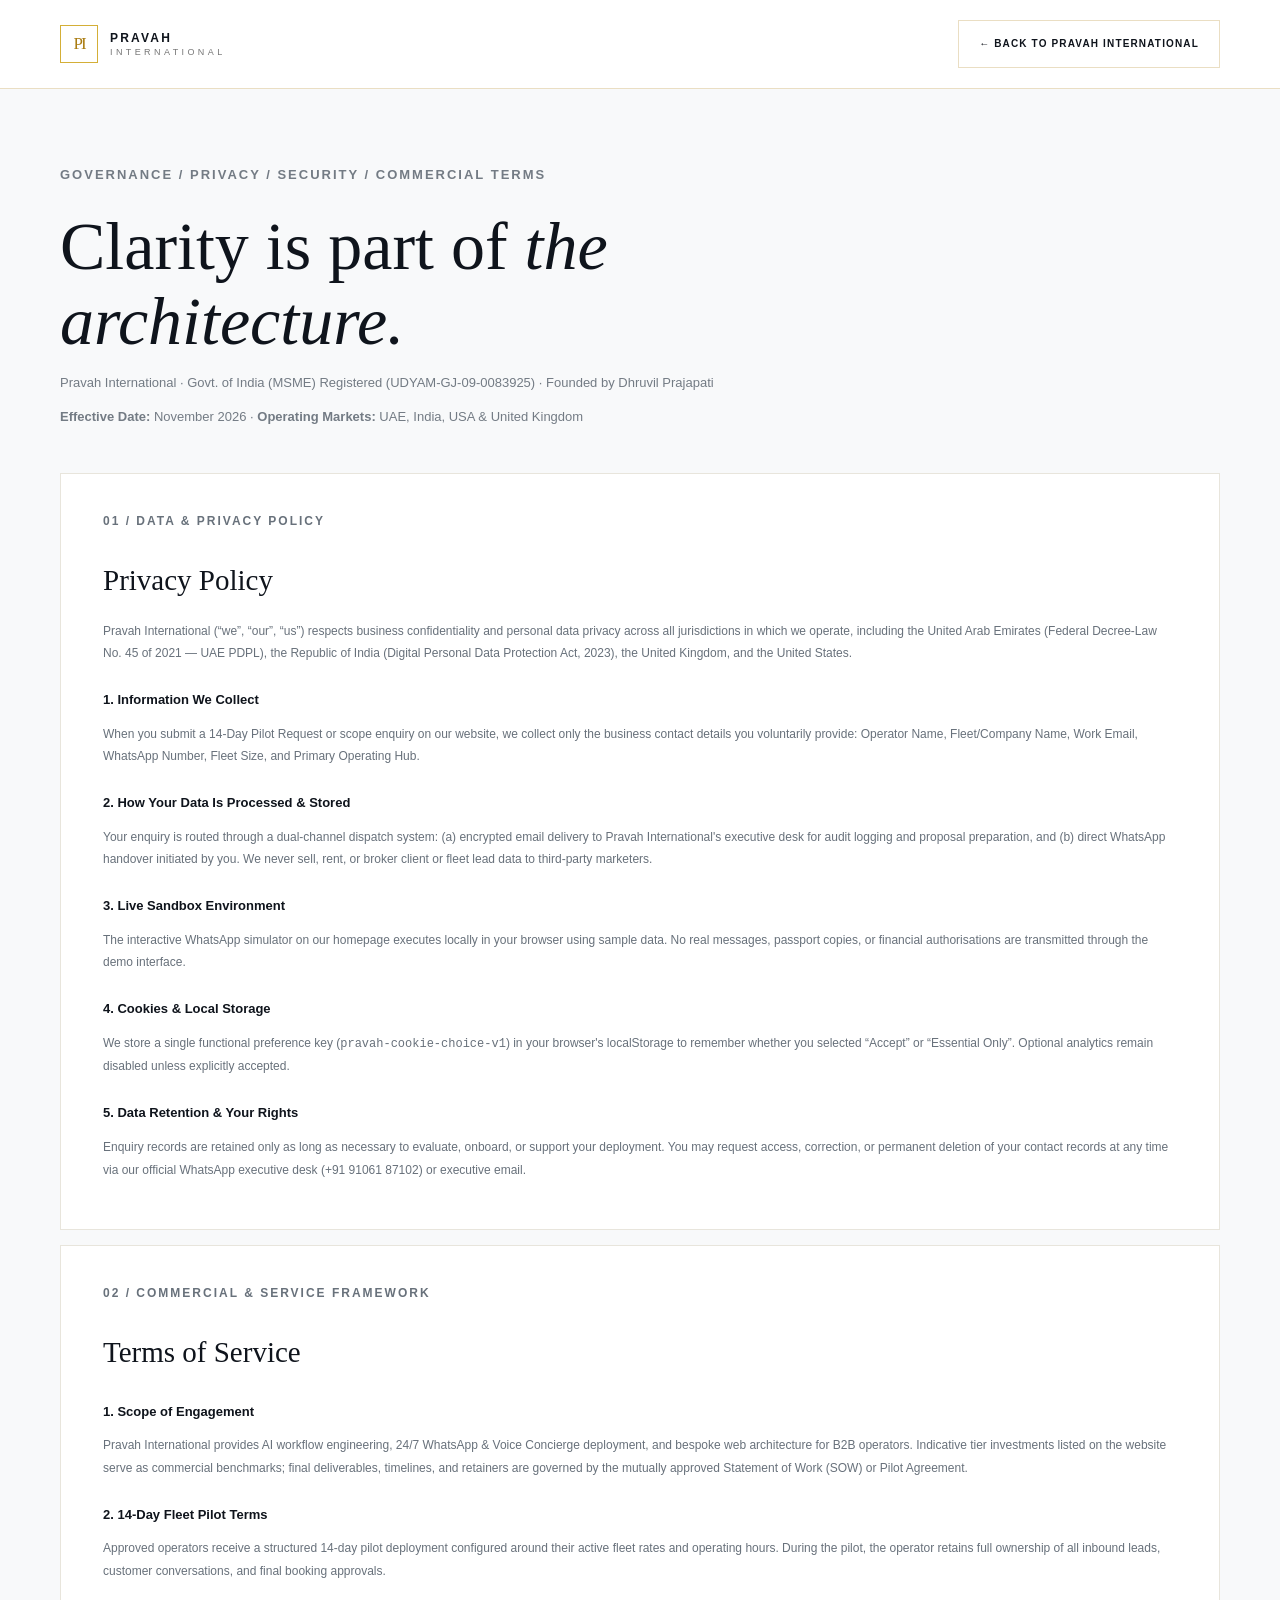
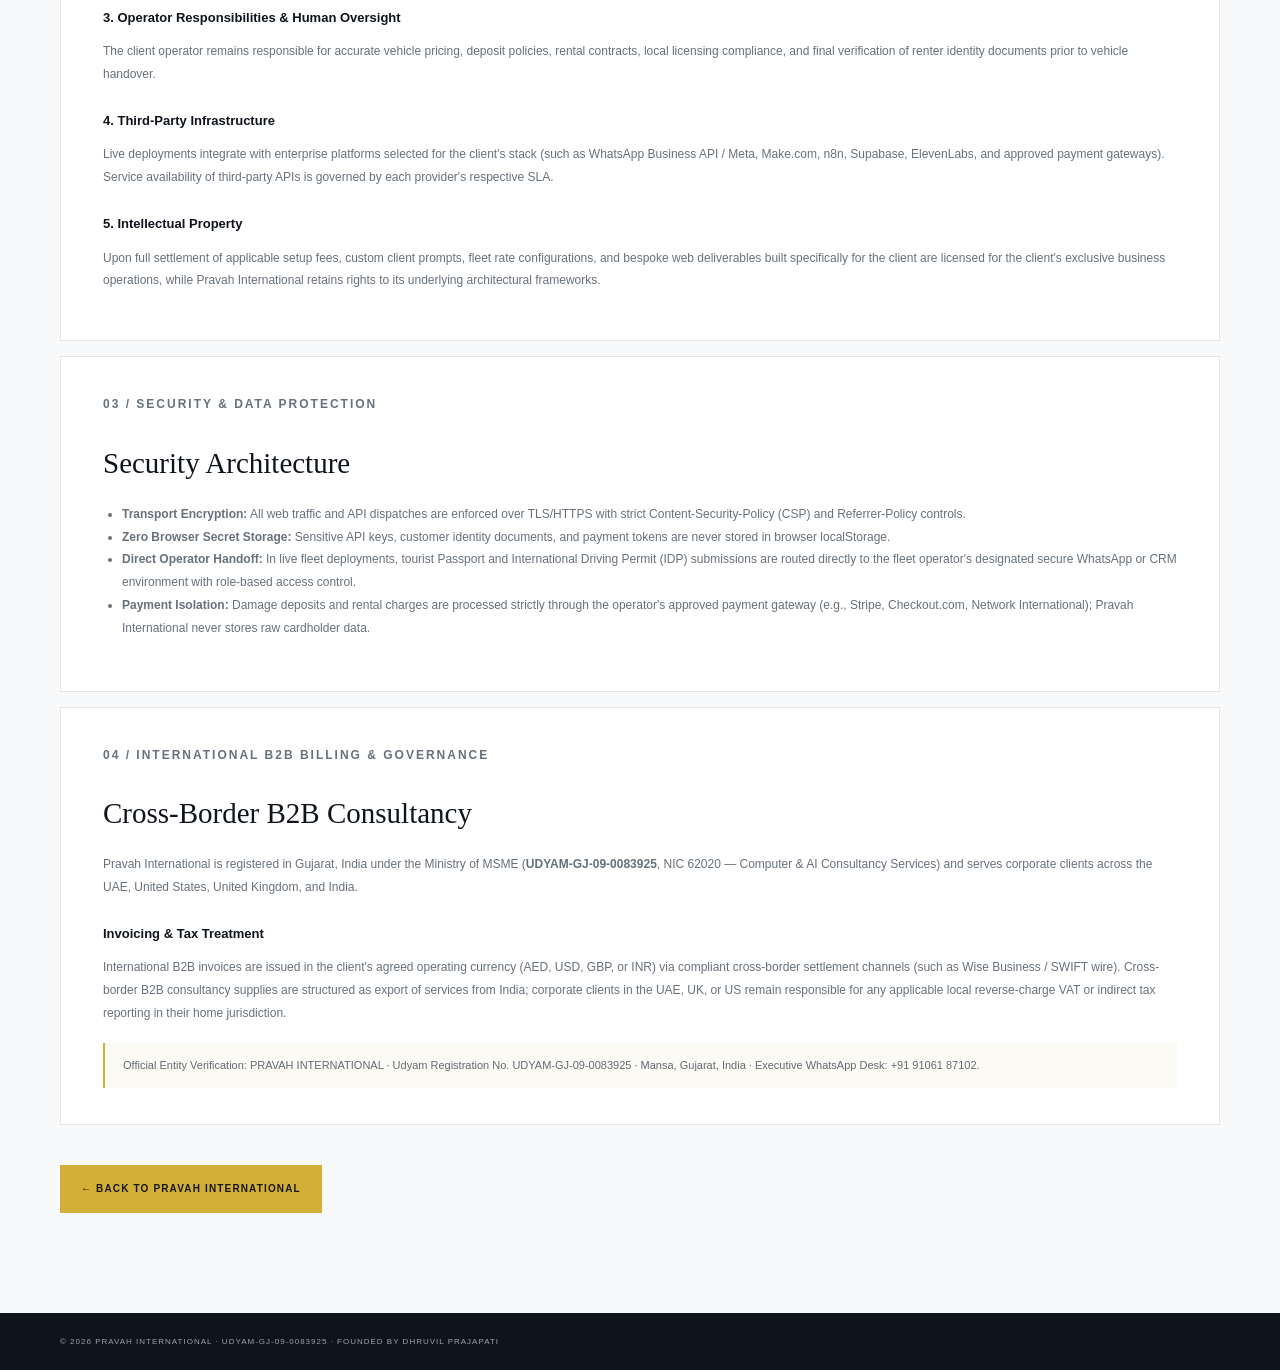
<file: legal.html>
<!doctype html>
<html lang="en">
<head>
  <meta charset="utf-8">
  <meta name="viewport" content="width=device-width, initial-scale=1">
  <meta name="theme-color" content="#ffffff">
  <meta name="description" content="Privacy Policy, Terms of Service, Security & Cross-Border B2B Consultancy governance for Pravah International.">
  <meta name="referrer" content="strict-origin-when-cross-origin">
  <meta http-equiv="Content-Security-Policy" content="default-src 'self'; base-uri 'self'; form-action 'self'; object-src 'none'; frame-ancestors 'none'; img-src 'self' data:; font-src 'self'; style-src 'self'; script-src 'self'; connect-src 'none'; upgrade-insecure-requests">
  <title>Legal, Privacy &amp; Security | Pravah International</title>
  <link rel="stylesheet" href="style.css">
</head>
<body class="legal-page">
  <header class="legal-header">
    <div class="container legal-header-inner">
      <a class="brand" href="index.html" aria-label="Pravah International home"><span class="monogram">PI</span><span class="brand-name">PRAVAH <span>INTERNATIONAL</span></span></a>
      <a class="button button-outline" href="index.html">← Back to Pravah International</a>
    </div>
  </header>
  <main class="container legal-main">
    <div class="legal-title">
      <p class="eyebrow">GOVERNANCE / PRIVACY / SECURITY / COMMERCIAL TERMS</p>
      <h1>Clarity is part of <em>the architecture.</em></h1>
      <p>Pravah International · Govt. of India (MSME) Registered (UDYAM-GJ-09-0083925) · Founded by Dhruvil Prajapati</p>
      <p><strong>Effective Date:</strong> November 2026 · <strong>Operating Markets:</strong> UAE, India, USA &amp; United Kingdom</p>
    </div>

    <section class="legal-card" id="privacy">
      <p class="eyebrow">01 / DATA &amp; PRIVACY POLICY</p>
      <h2>Privacy Policy</h2>
      <p>Pravah International (“we”, “our”, “us”) respects business confidentiality and personal data privacy across all jurisdictions in which we operate, including the United Arab Emirates (Federal Decree-Law No. 45 of 2021 — UAE PDPL), the Republic of India (Digital Personal Data Protection Act, 2023), the United Kingdom, and the United States.</p>

      <h3>1. Information We Collect</h3>
      <p>When you submit a 14-Day Pilot Request or scope enquiry on our website, we collect only the business contact details you voluntarily provide: Operator Name, Fleet/Company Name, Work Email, WhatsApp Number, Fleet Size, and Primary Operating Hub.</p>

      <h3>2. How Your Data Is Processed &amp; Stored</h3>
      <p>Your enquiry is routed through a dual-channel dispatch system: (a) encrypted email delivery to Pravah International's executive desk for audit logging and proposal preparation, and (b) direct WhatsApp handover initiated by you. We never sell, rent, or broker client or fleet lead data to third-party marketers.</p>

      <h3>3. Live Sandbox Environment</h3>
      <p>The interactive WhatsApp simulator on our homepage executes locally in your browser using sample data. No real messages, passport copies, or financial authorisations are transmitted through the demo interface.</p>

      <h3>4. Cookies &amp; Local Storage</h3>
      <p>We store a single functional preference key (<code>pravah-cookie-choice-v1</code>) in your browser's localStorage to remember whether you selected “Accept” or “Essential Only”. Optional analytics remain disabled unless explicitly accepted.</p>

      <h3>5. Data Retention &amp; Your Rights</h3>
      <p>Enquiry records are retained only as long as necessary to evaluate, onboard, or support your deployment. You may request access, correction, or permanent deletion of your contact records at any time via our official WhatsApp executive desk (+91 91061 87102) or executive email.</p>
    </section>

    <section class="legal-card" id="terms">
      <p class="eyebrow">02 / COMMERCIAL &amp; SERVICE FRAMEWORK</p>
      <h2>Terms of Service</h2>
      <h3>1. Scope of Engagement</h3>
      <p>Pravah International provides AI workflow engineering, 24/7 WhatsApp &amp; Voice Concierge deployment, and bespoke web architecture for B2B operators. Indicative tier investments listed on the website serve as commercial benchmarks; final deliverables, timelines, and retainers are governed by the mutually approved Statement of Work (SOW) or Pilot Agreement.</p>

      <h3>2. 14-Day Fleet Pilot Terms</h3>
      <p>Approved operators receive a structured 14-day pilot deployment configured around their active fleet rates and operating hours. During the pilot, the operator retains full ownership of all inbound leads, customer conversations, and final booking approvals.</p>

      <h3>3. Operator Responsibilities &amp; Human Oversight</h3>
      <p>The client operator remains responsible for accurate vehicle pricing, deposit policies, rental contracts, local licensing compliance, and final verification of renter identity documents prior to vehicle handover.</p>

      <h3>4. Third-Party Infrastructure</h3>
      <p>Live deployments integrate with enterprise platforms selected for the client's stack (such as WhatsApp Business API / Meta, Make.com, n8n, Supabase, ElevenLabs, and approved payment gateways). Service availability of third-party APIs is governed by each provider's respective SLA.</p>

      <h3>5. Intellectual Property</h3>
      <p>Upon full settlement of applicable setup fees, custom client prompts, fleet rate configurations, and bespoke web deliverables built specifically for the client are licensed for the client's exclusive business operations, while Pravah International retains rights to its underlying architectural frameworks.</p>
    </section>

    <section class="legal-card" id="security">
      <p class="eyebrow">03 / SECURITY &amp; DATA PROTECTION</p>
      <h2>Security Architecture</h2>
      <ul>
        <li><strong>Transport Encryption:</strong> All web traffic and API dispatches are enforced over TLS/HTTPS with strict Content-Security-Policy (CSP) and Referrer-Policy controls.</li>
        <li><strong>Zero Browser Secret Storage:</strong> Sensitive API keys, customer identity documents, and payment tokens are never stored in browser localStorage.</li>
        <li><strong>Direct Operator Handoff:</strong> In live fleet deployments, tourist Passport and International Driving Permit (IDP) submissions are routed directly to the fleet operator's designated secure WhatsApp or CRM environment with role-based access control.</li>
        <li><strong>Payment Isolation:</strong> Damage deposits and rental charges are processed strictly through the operator's approved payment gateway (e.g., Stripe, Checkout.com, Network International); Pravah International never stores raw cardholder data.</li>
      </ul>
    </section>

    <section class="legal-card" id="cross-border">
      <p class="eyebrow">04 / INTERNATIONAL B2B BILLING &amp; GOVERNANCE</p>
      <h2>Cross-Border B2B Consultancy</h2>
      <p>Pravah International is registered in Gujarat, India under the Ministry of MSME (<strong>UDYAM-GJ-09-0083925</strong>, NIC 62020 — Computer &amp; AI Consultancy Services) and serves corporate clients across the UAE, United States, United Kingdom, and India.</p>
      <h3>Invoicing &amp; Tax Treatment</h3>
      <p>International B2B invoices are issued in the client's agreed operating currency (AED, USD, GBP, or INR) via compliant cross-border settlement channels (such as Wise Business / SWIFT wire). Cross-border B2B consultancy supplies are structured as export of services from India; corporate clients in the UAE, UK, or US remain responsible for any applicable local reverse-charge VAT or indirect tax reporting in their home jurisdiction.</p>
      <div class="legal-callout">Official Entity Verification: PRAVAH INTERNATIONAL · Udyam Registration No. UDYAM-GJ-09-0083925 · Mansa, Gujarat, India · Executive WhatsApp Desk: +91 91061 87102.</div>
    </section>

    <a class="button button-gold legal-back" href="index.html">← Back to Pravah International</a>
  </main>
  <footer class="legal-footer"><div class="container">© 2026 PRAVAH INTERNATIONAL · UDYAM-GJ-09-0083925 · FOUNDED BY DHRUVIL PRAJAPATI</div></footer>
</body>
</html>
</file>
<file: style.css>
/* No remote font or stylesheet dependencies. */
:root{--white:#fff;--pearl:#f8f9fa;--gold:#d4af37;--gold-dark:#aa7c11;--ink:#0f141c;--muted:#69717d;--line:rgba(170,124,17,.25);--serif:Georgia,"Times New Roman",serif;--sans:Arial,Helvetica,sans-serif;--shadow:0 24px 70px rgba(15,20,28,.08)}
*{box-sizing:border-box}html{scroll-behavior:smooth;scroll-padding-top:92px}body{margin:0;background:var(--white);color:var(--ink);font-family:var(--sans);font-size:15px;line-height:1.65;-webkit-font-smoothing:antialiased}a{color:inherit;text-decoration:none}button,input,select{font:inherit}button,a{-webkit-tap-highlight-color:transparent}button:focus-visible,a:focus-visible,input:focus-visible,select:focus-visible{outline:2px solid var(--gold-dark);outline-offset:3px}.container{width:min(1160px,calc(100% - 48px));margin-inline:auto}.skip-link{position:absolute;left:-999px;top:8px;background:var(--ink);color:white;padding:10px 16px;z-index:1000}.skip-link:focus{left:12px}.site-header{height:82px;position:sticky;top:0;z-index:50;background:rgba(255,255,255,.92);backdrop-filter:blur(16px);border-bottom:1px solid rgba(212,175,55,.2)}.header-inner{height:100%;display:flex;align-items:center;justify-content:space-between}.brand{display:flex;align-items:center;gap:12px;min-width:220px}.monogram{width:38px;height:38px;display:grid;place-items:center;border:1px solid var(--gold);color:var(--gold-dark);font-family:var(--serif);font-size:17px;letter-spacing:-2px}.brand-name{font-size:12px;font-weight:700;letter-spacing:2.2px;line-height:1.35}.brand-name span{display:block;font-size:9px;font-weight:500;letter-spacing:3.4px;color:#777}.primary-nav{display:flex;align-items:center;gap:29px}.primary-nav>a:not(.nav-cta),.footer-links a{font-size:11px;letter-spacing:1px;color:#4e5661;transition:color .2s}.primary-nav>a:hover,.footer-links a:hover{color:var(--gold-dark)}.nav-cta{padding:12px 17px;background:var(--ink);color:white;font-size:11px;letter-spacing:1px;transition:background .2s}.nav-cta:hover{background:var(--gold-dark)}.nav-cta span{color:var(--gold);margin-left:8px}.menu-toggle{display:none;background:none;border:0;padding:8px}.menu-toggle span{display:block;width:23px;height:1px;background:var(--ink);margin:5px}
.section-pad{padding:112px 0}.hero{min-height:670px;position:relative;overflow:hidden;background:linear-gradient(115deg,#fff 0%,#fff 52%,#fbfaf6 100%);padding-top:112px;padding-bottom:78px}.hero-grid{display:grid;grid-template-columns:1.4fr .6fr;gap:70px;align-items:center;position:relative;z-index:1}.eyebrow{font-size:9px;letter-spacing:2px;font-weight:700;color:var(--gold-dark);margin:0 0 24px}.eyebrow-dot{display:inline-block;width:6px;height:6px;border-radius:50%;background:var(--gold);margin-right:8px;vertical-align:1px}.eyebrow-divider{padding:0 5px;color:#b8a16a}.hero h1,.section-heading h2,.pilot-copy h2,.closing-inner h2{font-family:var(--serif);font-weight:400;letter-spacing:-1.8px;line-height:1.08}.hero h1{font-size:clamp(46px,6.3vw,76px);max-width:760px;margin:0 0 25px}.hero h1 em,.section-heading h2 em,.currency-copy h3 em,.pilot-copy h2 em,.closing-inner h2 em{font-weight:400;color:var(--gold-dark)}.hero-lede{max-width:650px;font-size:15px;line-height:1.9;color:#68717d;margin:0 0 32px}.hero-actions{display:flex;flex-wrap:wrap;gap:12px}.button{display:inline-flex;align-items:center;justify-content:center;gap:17px;min-height:48px;padding:0 20px;border:1px solid transparent;cursor:pointer;font-size:10px;font-weight:700;letter-spacing:1.15px;text-transform:uppercase;transition:transform .2s,background .2s,border-color .2s,color .2s}.button:hover{transform:translateY(-2px)}.button-gold{background:var(--gold);color:#171717;border-color:var(--gold)}.button-gold:hover{background:#e0bf52;border-color:#e0bf52}.button-outline{background:transparent;border-color:var(--line);color:var(--ink)}.button-outline:hover{border-color:var(--gold-dark);color:var(--gold-dark)}.hero-proof{display:flex;align-items:center;gap:13px;margin-top:57px}.proof-line{width:35px;height:1px;background:var(--gold)}.hero-proof p{font-size:8px;letter-spacing:1.4px;color:#8a9098}.hero-aside{min-height:420px;position:relative;display:flex;align-items:center;justify-content:center}.hero-index{position:absolute;top:3px;right:0;color:#b8a16a;font-family:var(--serif);font-size:13px}.hero-statement{width:100%;max-width:310px;padding:39px 32px;background:rgba(255,255,255,.7);border:1px solid rgba(212,175,55,.35);box-shadow:var(--shadow);backdrop-filter:blur(12px);position:relative}.hero-statement:before{content:"";position:absolute;inset:9px;border:1px solid rgba(212,175,55,.14);pointer-events:none}.small-label{font-size:8px;letter-spacing:1.7px;color:var(--gold-dark);font-weight:700}.hero-statement p{font-family:var(--serif);font-size:28px;line-height:1.3;margin:22px 0 27px}.statement-rule{height:1px;background:var(--line)}.statement-meta{display:flex;justify-content:space-between;margin-top:14px;font-size:7px;letter-spacing:1px;color:#7c828a}.hero-footnote{position:absolute;bottom:0;right:0;font-size:8px;line-height:1.8;letter-spacing:1.5px;color:#a0a4a9;text-align:right}.hero-orbit{position:absolute;border:1px solid rgba(212,175,55,.12);border-radius:50%;pointer-events:none}.orbit-one{width:620px;height:620px;right:-260px;top:10px}.orbit-two{width:480px;height:480px;right:-190px;top:80px}.hero-bottom{display:flex;justify-content:space-between;margin-top:55px;font-size:8px;letter-spacing:1.7px;color:#9a9fa6}.hero-bottom span span{color:var(--gold-dark);font-size:13px;margin-left:6px}.trust-strip{border-block:1px solid #eee;background:#fdfdfc}.trust-inner{min-height:74px;display:flex;align-items:center;justify-content:space-between;gap:18px}.trust-inner span{font-size:8px;letter-spacing:1.6px;color:#707782}.trust-inner i{height:4px;width:4px;border-radius:50%;background:var(--gold)}
.section-heading{display:flex;justify-content:space-between;align-items:end;gap:60px;margin-bottom:48px}.section-heading .eyebrow{margin-bottom:17px}.section-heading h2,.pilot-copy h2{font-size:clamp(38px,4.8vw,56px);margin:0}.section-intro{max-width:390px;margin:0 0 5px;color:#707782;font-size:13px;line-height:1.85}.architecture-section{background:#fff}.pillar-grid{display:grid;grid-template-columns:repeat(3,1fr);gap:16px}.pillar-card{min-height:340px;padding:28px 27px 21px;border:1px solid #e9e8e3;background:linear-gradient(145deg,#fff,#fdfdfb);display:flex;flex-direction:column;transition:transform .25s,border-color .25s,box-shadow .25s}.pillar-card:hover{transform:translateY(-5px);border-color:rgba(212,175,55,.6);box-shadow:var(--shadow)}.pillar-top{display:flex;justify-content:space-between;color:var(--gold-dark);font-size:10px;letter-spacing:1px}.pillar-mark{font-size:17px}.pillar-icon{margin:35px 0 17px;width:42px;height:42px;display:grid;place-items:center;border:1px solid var(--line);color:var(--gold-dark);font-family:var(--serif);font-size:25px}.pillar-card h3{font-family:var(--serif);font-size:24px;font-weight:400;margin:0 0 10px}.pillar-card p{font-size:12px;color:#747b84;line-height:1.85;margin:0 0 24px}.pillar-foot{margin-top:auto;padding-top:16px;border-top:1px solid #eee;display:flex;justify-content:space-between;font-size:7px;letter-spacing:1.2px;color:#9a9fa6}.micro-note{font-size:10px;color:#969ba2;margin:20px 0 0}
.sandbox-section{background:var(--pearl);border-block:1px solid #f0f0ee}.sandbox-heading{margin-bottom:50px}.sandbox-grid{display:grid;grid-template-columns:.9fr 1.1fr;gap:90px;align-items:center}.phone-wrap{display:flex;flex-direction:column;align-items:center}.phone{width:290px;height:550px;border:8px solid #171b22;border-radius:38px;background:#f5f3ed;box-shadow:0 30px 65px rgba(15,20,28,.18);position:relative;overflow:hidden}.phone-notch{position:absolute;z-index:2;top:0;left:50%;transform:translateX(-50%);width:105px;height:19px;border-radius:0 0 13px 13px;background:#171b22}.chat-top{height:65px;background:#fff;display:flex;align-items:center;padding:16px 12px 0;gap:9px;border-bottom:1px solid #e8e8e4}.chat-avatar{width:31px;height:31px;border-radius:50%;display:grid;place-items:center;background:#f3e8c6;color:#806015;font-family:var(--serif);font-size:11px}.chat-top strong{font-size:10px;display:block}.chat-top span{display:block;font-size:8px;color:#7c858d}.online-dot{display:inline-block;width:5px;height:5px;border-radius:50%;background:#58a67b}.chat-menu{margin-left:auto;font-size:14px!important;letter-spacing:2px}.chat-date{text-align:center;font-size:7px;letter-spacing:1px;color:#92999d;margin:13px 0}.chat-feed{height:405px;padding:0 10px;overflow-y:auto;display:flex;flex-direction:column;gap:9px}.chat-bubble{max-width:86%;padding:10px 11px;border-radius:10px;font-size:9px;line-height:1.6;box-shadow:0 1px 2px rgba(0,0,0,.05);animation:messageIn .35s ease both}.incoming{align-self:flex-start;background:#fff;border-top-left-radius:3px}.outgoing{align-self:flex-end;background:#e5f4dc;border-top-right-radius:3px}.chat-time{display:block;text-align:right;color:#87918b;font-size:7px;margin-top:5px}.chat-placeholder{font-size:8px;color:#a0a6a8;text-align:center;margin-top:12px}.chat-composer{position:absolute;bottom:0;left:0;right:0;height:48px;background:#fff;display:flex;align-items:center;justify-content:space-between;padding:0 12px;color:#a4a8aa;font-size:9px}.composer-send{width:26px;height:26px;border-radius:50%;display:grid;place-items:center;background:#d6e9cb;color:#4d7d47}.phone-caption{font-size:8px;letter-spacing:1.3px;color:#899099;margin-top:20px}.live-pulse{display:inline-block;width:6px;height:6px;background:#4e9b6d;border-radius:50%;margin-right:7px}.sandbox-controls{padding:10px 0}.control-kicker{display:flex;justify-content:space-between;font-size:8px;letter-spacing:1.7px;color:var(--gold-dark);font-weight:700}.control-kicker span{color:#9ba0a6}.sandbox-controls h3,.currency-copy h3{font-family:var(--serif);font-size:39px;line-height:1.15;font-weight:400;letter-spacing:-.8px;margin:24px 0 14px}.control-copy{max-width:440px;color:#737b84;font-size:12px;line-height:1.8}.demo-actions{display:flex;align-items:center;flex-wrap:wrap;gap:18px;margin:24px 0 25px}.demo-actions .button{font-size:9px;padding-inline:15px}.text-button{border:0;background:none;color:#7c838a;font-size:10px;cursor:pointer;padding:10px 0}.text-button:hover{color:var(--gold-dark)}.sequence-list{border-top:1px solid #e4e4e0}.sequence-item{display:grid;grid-template-columns:36px 1fr auto;gap:12px;align-items:center;padding:14px 0;border-bottom:1px solid #e4e4e0}.sequence-number{font-family:var(--serif);font-size:18px;color:#b49a58}.sequence-item strong{display:block;font-size:10px;font-weight:600}.sequence-item small{display:block;font-size:9px;color:#899099;margin-top:3px}.sequence-status{font-size:7px;letter-spacing:1px;color:#a1a6aa;font-weight:600}.sequence-item.complete .sequence-status{color:#588768}.sequence-item.active .sequence-status{color:var(--gold-dark)}.sandbox-disclaimer{font-size:8px;letter-spacing:.7px;color:#999fa5;margin-top:17px}
.currency-panel{margin-top:90px;background:white;border:1px solid rgba(212,175,55,.35);display:grid;grid-template-columns:1fr 1fr;gap:60px;padding:43px 48px;box-shadow:0 15px 45px rgba(15,20,28,.035)}.currency-copy .eyebrow{margin-bottom:13px}.currency-copy h3{font-size:32px;margin:0 0 12px}.currency-copy>p:last-child{font-size:11px;line-height:1.8;color:#818891;max-width:340px}.currency-calculator{align-self:center}.calc-label-row{display:flex;justify-content:space-between;gap:10px;font-size:10px;color:#515963}.calc-label-row span{font-size:7px;letter-spacing:1px;color:#a2a6aa}.amount-input-wrap{height:52px;display:flex;align-items:center;border-bottom:1px solid var(--line);margin:8px 0 18px}.amount-input-wrap span{font-size:10px;color:var(--gold-dark);font-weight:700;margin-right:14px}.amount-input-wrap input{border:0;outline:0!important;width:100%;font-family:var(--serif);font-size:25px;color:var(--ink);background:transparent}.currency-tabs{display:flex;gap:7px}.currency-tab{border:1px solid #e8e5dc;background:white;padding:8px 15px;font-size:9px;letter-spacing:1px;color:#69717b;cursor:pointer}.currency-tab.active,.currency-tab:hover{background:var(--ink);border-color:var(--ink);color:white}.calc-result{margin-top:22px;padding-top:17px;border-top:1px solid #eee}.calc-result>span,.calc-result small{display:block;font-size:7px;letter-spacing:1.2px;color:#9299a0}.calc-result strong{display:block;font-family:var(--serif);font-size:31px;font-weight:400;margin:4px 0}.calc-result small{letter-spacing:.3px;font-size:8px}
.leadership-section{background:#fff}.leadership-grid{display:grid;grid-template-columns:.5fr 1.5fr;gap:70px;align-items:center}.leadership-side{align-self:stretch;display:flex;flex-direction:column;align-items:flex-start}.leadership-side .eyebrow{line-height:1.7}.leadership-index{font-family:var(--serif);font-size:58px;color:var(--gold-dark);line-height:.9;margin:35px 0}.leadership-index b{display:block;font-family:var(--sans);font-size:8px;line-height:1.8;letter-spacing:2px;color:#8a9098;margin-top:14px}.side-rule{width:65px;height:1px;background:var(--gold)}.side-caption{font-size:8px;letter-spacing:1.5px;color:#a0a5aa;line-height:1.8;margin-top:16px}.mandate-card{position:relative;padding:60px 65px 28px;border:1px solid rgba(212,175,55,.45);background:linear-gradient(135deg,#fff,#fdfcf9);box-shadow:var(--shadow)}.mandate-card:before{content:"";position:absolute;inset:9px;border:1px solid rgba(212,175,55,.12);pointer-events:none}.quote-mark{font-family:var(--serif);font-size:75px;line-height:.7;color:var(--gold);position:relative}.mandate-card blockquote{font-family:var(--serif);font-size:clamp(21px,2.7vw,31px);line-height:1.45;letter-spacing:-.5px;margin:18px 0 35px;position:relative}.signature-row{display:flex;align-items:center;gap:14px;padding-bottom:26px}.signature-mark{width:43px;height:43px;border:1px solid var(--gold);display:grid;place-items:center;font-family:var(--serif);color:var(--gold-dark);font-size:17px}.signature-row strong,.signature-row span{display:block}.signature-row strong{font-family:var(--serif);font-size:17px;font-weight:400}.signature-row span{font-size:9px;color:#818891;margin-top:3px}.mandate-footer{border-top:1px solid #eee;padding-top:15px;display:flex;justify-content:space-between;gap:12px;font-size:7px;letter-spacing:1.2px;color:#a0a5aa;position:relative}
.pilot-section{background:var(--pearl);border-top:1px solid #efefeb}.pilot-grid{display:grid;grid-template-columns:.9fr 1.1fr;gap:90px;align-items:start}.pilot-copy{padding-top:20px}.pilot-copy h2{font-size:clamp(40px,5vw,58px)}.pilot-copy>p:not(.eyebrow):not(.pilot-note){font-size:13px;line-height:1.9;color:#737b84;max-width:430px;margin:25px 0}.pilot-points{display:grid;gap:12px;margin-top:35px}.pilot-points span{font-size:10px;letter-spacing:.4px;color:#535b64}.pilot-points b{font-family:var(--serif);font-size:17px;font-weight:400;color:var(--gold-dark);margin-right:13px}.pilot-note{font-size:9px;color:#9299a0;line-height:1.7;margin-top:35px;max-width:390px}.pilot-form-card{background:white;padding:35px 34px;border:1px solid rgba(212,175,55,.4);box-shadow:0 20px 60px rgba(15,20,28,.06)}.form-heading{display:flex;justify-content:space-between;align-items:start;border-bottom:1px solid #eee;padding-bottom:21px;margin-bottom:24px}.form-heading h3{font-family:var(--serif);font-size:28px;font-weight:400;margin:4px 0 0}.form-reference{font-size:8px;letter-spacing:1px;color:#a6a9ad}.form-grid{display:grid;grid-template-columns:1fr 1fr;gap:17px 14px}.field{display:flex;flex-direction:column;gap:7px}.field-full{grid-column:1/-1}.field label{font-size:9px;font-weight:700;letter-spacing:.5px;color:#4f5760}.field input,.field select{height:43px;border:1px solid #e5e6e4;background:#fff;padding:0 11px;font-size:10px;color:var(--ink);border-radius:0}.field input::placeholder{color:#b0b4b8}.field input:focus,.field select:focus{border-color:var(--gold-dark);outline:0}.honeypot{position:absolute!important;left:-10000px!important;width:1px!important;height:1px!important;overflow:hidden!important}.consent-check{display:flex;align-items:flex-start;gap:9px;font-size:9px;line-height:1.6;color:#7c838a;margin:19px 0}.consent-check input{accent-color:var(--gold-dark);margin-top:2px}.consent-check a,.cookie-banner a{color:var(--gold-dark);text-decoration:underline;text-underline-offset:2px}.form-error{min-height:17px;color:#a23d31;font-size:9px;margin:0 0 8px}.form-submit{width:100%}.form-privacy{text-align:center;font-size:7px;letter-spacing:1.2px;color:#a4a9ad;margin:14px 0 0}.receipt{padding:20px 0 0}.receipt[hidden]{display:none}.receipt-icon{width:39px;height:39px;border:1px solid var(--gold);border-radius:50%;display:grid;place-items:center;color:var(--gold-dark);font-size:20px}.receipt .eyebrow{margin:19px 0 8px}.receipt h3{font-family:var(--serif);font-weight:400;font-size:30px;line-height:1.15;margin:0}.receipt-copy{font-size:10px;color:#7d858d;line-height:1.7}.receipt dl{border-block:1px solid #eee;padding:12px 0;margin:17px 0}.receipt dl div{display:flex;justify-content:space-between;gap:12px;padding:6px 0;font-size:9px}.receipt dt{color:#8a9097}.receipt dd{margin:0;text-align:right;font-weight:700;overflow-wrap:anywhere}.receipt-code{font-family:monospace;font-size:9px;letter-spacing:1px;color:var(--gold-dark);margin:15px 0}.receipt-reset{width:100%}
.closing-band{background:var(--ink);color:white;padding:66px 0;text-align:center}.closing-inner>p{font-size:8px;letter-spacing:2px;color:#c2a85e}.closing-inner>p span{color:var(--gold)}.closing-inner h2{font-size:clamp(39px,5vw,58px);margin:12px 0 26px}.button-light{background:white;color:var(--ink);border-color:white}.button-light:hover{background:var(--gold);border-color:var(--gold)}.site-footer{background:#0a0e14;color:white;padding:40px 0 18px}.footer-main{display:grid;grid-template-columns:1fr 1fr 1.2fr;gap:25px;align-items:center;padding-bottom:32px}.footer-brand .brand-name{color:white}.footer-main>p{font-size:10px;color:#9ca2aa}.footer-links{display:flex;justify-content:flex-end;gap:18px;flex-wrap:wrap}.footer-links a{font-size:8px;color:#aeb3b9}.footer-bottom{border-top:1px solid rgba(255,255,255,.12);padding-top:17px;display:flex;justify-content:space-between;gap:15px;font-size:7px;letter-spacing:1.1px;color:#7e858d}.footer-bottom a{color:#c6aa5b}.cookie-banner{position:fixed;z-index:80;left:24px;right:24px;bottom:20px;max-width:850px;margin:auto;padding:18px 20px;background:rgba(255,255,255,.97);border:1px solid rgba(212,175,55,.55);box-shadow:0 12px 50px rgba(15,20,28,.16);backdrop-filter:blur(12px);display:flex;align-items:center;justify-content:space-between;gap:25px}.cookie-banner[hidden]{display:none}.cookie-banner strong{font-family:var(--serif);font-size:17px;font-weight:400}.cookie-banner p{font-size:9px;color:#78808a;margin:3px 0 0;max-width:480px}.cookie-actions{display:flex;gap:8px;flex-shrink:0}.cookie-button{min-height:38px;padding:0 12px;font-size:8px}
.reveal{opacity:0;transform:translateY(18px);transition:opacity .7s ease,transform .7s ease}.reveal.visible{opacity:1;transform:translateY(0)}@keyframes messageIn{from{opacity:0;transform:translateY(8px)}to{opacity:1;transform:translateY(0)}}
.legal-page{background:var(--pearl);min-height:100vh}.legal-header{background:white;border-bottom:1px solid var(--line);padding:20px 0}.legal-header-inner{display:flex;align-items:center;justify-content:space-between}.legal-main{padding:75px 0 100px}.legal-title{max-width:800px;margin-bottom:45px}.legal-title h1{font-family:var(--serif);font-size:clamp(42px,6vw,68px);font-weight:400;line-height:1.1;margin:10px 0}.legal-title p{color:#737b84;font-size:13px}.legal-card{background:white;border:1px solid #e8e5dc;padding:36px 42px;margin:15px 0}.legal-card h2{font-family:var(--serif);font-size:29px;font-weight:400;margin:0 0 15px}.legal-card h3{font-size:13px;margin:24px 0 7px}.legal-card p,.legal-card li{font-size:12px;line-height:1.9;color:#68717b}.legal-card ul{padding-left:19px}.legal-callout{border-left:2px solid var(--gold);padding:13px 18px;background:#fcfaf4;color:#626b74;font-size:11px;line-height:1.8;margin-top:18px}.legal-back{margin-top:25px}.legal-footer{padding:22px 0;background:var(--ink);color:#9ca2aa;font-size:8px;letter-spacing:1px}
@media(max-width:900px){.primary-nav{gap:16px}.primary-nav>a:not(.nav-cta){font-size:9px}.hero-grid{gap:35px}.sandbox-grid{gap:45px}.pilot-grid{gap:45px}.leadership-grid{gap:35px}.currency-panel{gap:30px;padding:35px}.footer-main{grid-template-columns:1fr 1fr}.footer-links{grid-column:1/-1;justify-content:flex-start}}
@media(max-width:680px){.container{width:min(100% - 36px,520px)}.site-header{height:70px}.brand{min-width:0}.brand-name{font-size:10px;letter-spacing:1.7px}.brand-name span{font-size:8px;letter-spacing:2.5px}.menu-toggle{display:block;z-index:52}.primary-nav{display:none;position:absolute;top:69px;left:0;right:0;background:rgba(255,255,255,.98);padding:18px 22px 22px;border-bottom:1px solid var(--line);box-shadow:0 15px 30px rgba(15,20,28,.08);flex-direction:column;align-items:stretch;gap:0}.primary-nav.open{display:flex}.primary-nav>a:not(.nav-cta){font-size:11px;padding:13px 0;border-bottom:1px solid #f0f0ec}.nav-cta{text-align:center;margin-top:13px}.section-pad{padding:78px 0}.hero{padding-top:75px;padding-bottom:42px;min-height:0}.hero-grid{grid-template-columns:1fr;gap:40px}.hero h1{font-size:clamp(42px,12vw,59px);letter-spacing:-1.3px}.hero-lede{font-size:13px}.hero-proof{margin-top:35px}.hero-aside{min-height:280px}.hero-statement{max-width:none;padding:28px}.hero-statement p{font-size:24px}.hero-footnote{bottom:-10px}.hero-bottom{margin-top:40px;font-size:7px}.trust-inner{min-height:75px;justify-content:center;flex-wrap:wrap;gap:8px 13px;padding:15px 0}.trust-inner span{font-size:7px}.trust-inner i{width:3px;height:3px}.section-heading{display:block;margin-bottom:34px}.section-heading h2,.pilot-copy h2{font-size:42px}.section-intro{margin-top:20px;font-size:12px}.pillar-grid{grid-template-columns:1fr}.pillar-card{min-height:290px}.pillar-icon{margin-top:24px}.sandbox-grid{grid-template-columns:1fr;gap:40px}.phone{width:min(290px,100%)}.sandbox-controls h3{font-size:34px}.currency-panel{grid-template-columns:1fr;gap:22px;padding:26px 22px;margin-top:65px}.currency-copy h3{font-size:29px}.leadership-grid{grid-template-columns:1fr;gap:25px}.leadership-side{display:block}.leadership-index{display:none}.side-rule,.side-caption{display:none}.mandate-card{padding:38px 27px 23px}.mandate-card blockquote{font-size:22px}.mandate-footer{flex-direction:column;gap:5px}.pilot-grid{grid-template-columns:1fr;gap:35px}.pilot-copy{padding-top:0}.pilot-form-card{padding:27px 20px}.form-grid{grid-template-columns:1fr}.field-full{grid-column:auto}.footer-main{grid-template-columns:1fr;gap:15px}.footer-links{grid-column:auto;gap:14px}.footer-bottom{flex-wrap:wrap;line-height:1.7}.cookie-banner{left:10px;right:10px;bottom:10px;padding:15px;display:block}.cookie-actions{margin-top:12px}.cookie-button{flex:1}.legal-main{padding:50px 0 70px}.legal-card{padding:26px 22px}.legal-card h2{font-size:25px}.legal-header-inner{gap:15px}.legal-header-inner .button{font-size:8px;padding:0 10px}}
@media(prefers-reduced-motion:reduce){html{scroll-behavior:auto}*,*:before,*:after{animation-duration:.01ms!important;animation-iteration-count:1!important;transition-duration:.01ms!important}.reveal{opacity:1;transform:none}}
/* Dedicated Official Credentials Section */
.credentials-section{background:#fdfcf9;border-top:1px solid #efede6}
.credential-card{background:#fff;border:1px solid rgba(212,175,55,.45);padding:38px 42px;box-shadow:var(--shadow);position:relative}
.credential-card:before{content:"";position:absolute;inset:8px;border:1px solid rgba(212,175,55,.14);pointer-events:none}
.credential-head{display:flex;justify-content:space-between;align-items:center;gap:20px;padding-bottom:24px;border-bottom:1px solid #eee}
.credential-badge{display:flex;align-items:center;gap:14px}
.credential-badge h3{font-family:var(--serif);font-size:26px;font-weight:400;margin:4px 0 0}
.verified-pill{display:inline-flex;align-items:center;padding:8px 14px;border:1px solid rgba(78,155,109,.35);background:#f4faf6;color:#2f6f49;font-size:8px;font-weight:700;letter-spacing:1.4px}
.credential-grid{display:grid;grid-template-columns:repeat(3,1fr);gap:24px 20px;padding:28px 0}
.cred-item span{display:block;font-size:8px;letter-spacing:1.4px;color:#8a9097;margin-bottom:6px}
.cred-item strong{display:block;font-family:var(--serif);font-size:17px;font-weight:400;color:var(--ink)}
.cred-item strong.cred-gold{color:var(--gold-dark);font-family:var(--sans);font-size:14px;font-weight:700;letter-spacing:.8px}
.credential-foot{border-top:1px solid #eee;padding-top:16px;display:flex;justify-content:space-between;gap:12px;font-size:7px;letter-spacing:1.2px;color:#9a9fa6}
@media(max-width:680px){
  .credential-card{padding:26px 20px}
  .credential-head{flex-direction:column;align-items:flex-start}
  .credential-badge h3{font-size:22px}
  .credential-grid{grid-template-columns:1fr;gap:18px;padding:22px 0}
  .credential-foot{flex-direction:column;gap:5px}
}
/* Fix Hero Footnote Overlap on Mobile */
@media(max-width:680px){
  .hero-aside{
    flex-direction:column;
    align-items:stretch;
    min-height:auto;
    padding-top:24px;
  }
  .hero-footnote{
    position:static;
    margin-top:14px;
    text-align:right;
  }
}
/* Services, Multi-Currency Pricing & Global Footprint */
.services-pricing-section{background:#fbfaf6;border-top:1px solid #efede6}
.pricing-toolbar{display:flex;justify-content:space-between;align-items:center;flex-wrap:wrap;gap:14px;padding:16px 22px;background:#fff;border:1px solid rgba(212,175,55,.35);margin-bottom:28px}
.pricing-currency-tabs{display:flex;flex-wrap:wrap;gap:8px}
.pricing-grid{display:grid;grid-template-columns:repeat(3,1fr);gap:18px}
.pricing-card{background:#fff;border:1px solid #e9e8e3;padding:30px 26px 26px;display:flex;flex-direction:column;transition:transform .25s,border-color .25s,box-shadow .25s}
.pricing-card:hover{transform:translateY(-4px);border-color:rgba(212,175,55,.65);box-shadow:var(--shadow)}
.pricing-card.featured-tier{border:1px solid var(--gold);background:linear-gradient(160deg,#fff 0%,#fcf9f0 100%);box-shadow:var(--shadow)}
.featured-badge{background:var(--gold);color:#171717;font-size:7px;font-weight:700;letter-spacing:1.4px;padding:4px 8px}
.pricing-card h3{font-family:var(--serif);font-size:24px;font-weight:400;margin:18px 0 8px}
.tier-desc{font-size:12px;color:#747b84;line-height:1.75;margin:0 0 18px}
.price-box{padding:16px 0;border-block:1px solid #eee;margin-bottom:18px}
.price-main{display:block;font-family:var(--serif);font-size:32px;font-weight:400;color:var(--ink);line-height:1.15}
.price-sub{display:block;font-size:10px;color:var(--gold-dark);margin-top:6px;letter-spacing:.3px}
.tier-features{list-style:none;padding:0;margin:0 0 26px;display:grid;gap:10px}
.tier-features li{font-size:11px;color:#555d67;padding-left:16px;position:relative;line-height:1.6}
.tier-features li:before{content:"✦";position:absolute;left:0;color:var(--gold-dark);font-size:9px}
.tier-btn{margin-top:auto;width:100%}

.countries-panel{margin-top:56px;background:#fff;border:1px solid rgba(212,175,55,.4);padding:36px 38px;box-shadow:0 15px 45px rgba(15,20,28,.035)}
.countries-head{display:flex;justify-content:space-between;align-items:end;gap:30px;padding-bottom:24px;border-bottom:1px solid #eee;margin-bottom:24px}
.countries-head h3{font-family:var(--serif);font-size:30px;font-weight:400;margin:8px 0 0}
.countries-head h3 em{color:var(--gold-dark)}
.countries-head>p{max-width:360px;font-size:12px;color:#747b84;margin:0}
.countries-grid{display:grid;grid-template-columns:repeat(4,1fr);gap:16px}
.country-card{padding:18px 16px;border:1px solid #efede6;background:#fdfcf9}
.country-code{display:block;font-size:8px;font-weight:700;letter-spacing:1.4px;color:var(--gold-dark);margin-bottom:8px}
.country-card h4{font-family:var(--serif);font-size:19px;font-weight:400;margin:0 0 8px}
.country-card p{font-size:11px;color:#6e7680;line-height:1.7;margin:0}

@media(max-width:900px){
  .pricing-grid{grid-template-columns:1fr}
  .countries-grid{grid-template-columns:1fr 1fr}
  .countries-head{flex-direction:column;align-items:flex-start}
}
@media(max-width:680px){
  .pricing-toolbar{flex-direction:column;align-items:flex-start}
  .countries-panel{padding:26px 20px}
  .countries-grid{grid-template-columns:1fr}
}
</file>
